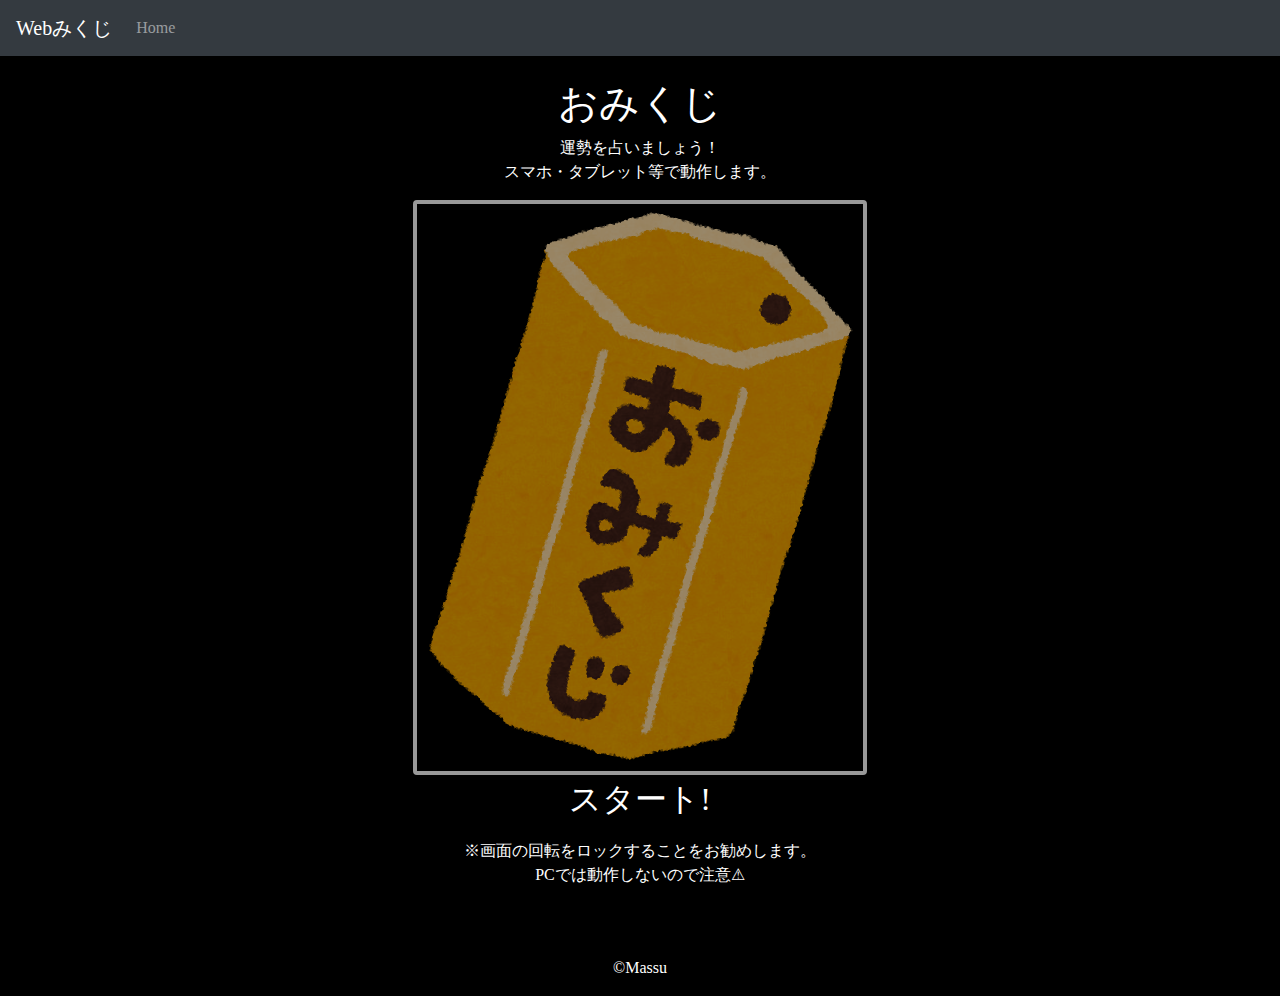
<file: index.html>
<!DOCTYPE html>
<html lang="ja">

<head>
  <meta charset="utf-8">
  <meta http-equiv="X-UA-Compatible" content="IE=edge">
  <meta name="viewport" content="width=device-width, initial-scale=1">
  <title>Webみくじ</title>

  <!-- jQuery -->
  <script src="./js/jquery-3.3.1.min.js"></script>
  <!-- jQuery Mobile -->
  <script src="./js/jquery.mobile.event.min.js"></script>
  <!-- Bootstrap js -->
  <script src="./js/bootstrap.min.js"></script>

  <!-- Bootstrap CSS読み込み-->
  <link href="./css/bootstrap.min.css" rel="stylesheet">
  <!-- Main -->
  <link href="./css/main.css" rel="stylesheet">

  <!-- Global site tag (gtag.js) - Google Analytics -->
  <script async src="https://www.googletagmanager.com/gtag/js?id=UA-131516976-1"></script>
  <script>
    window.dataLayer = window.dataLayer || [];
    function gtag() { dataLayer.push(arguments); }
    gtag('js', new Date());

    gtag('config', 'UA-131516976-1');
  </script>


</head>

<body class="noselect" oncontextmenu="return false;" onCopy="return false;">
  <nav class="navbar navbar-expand-md navbar-dark bg-dark">
    <a class="navbar-brand" href="/">Webみくじ</a>

    <button class="navbar-toggler" type="button" data-toggle="collapse" data-target="#navbarNav" ria-controls="navbarNav"
      aria-expanded="true" aria-label="Toggle navigation">
      <span class="navbar-toggler-icon"></span>
    </button>
    <div class="collapse navbar-collapse" id="navbarNav">
      <ul class="navbar-nav">
        <li class="nav-item">
          <a class="nav-link" href="/">Home</a>
        </li>
      </ul>
    </div>
  </nav>
  <div id="wrapper">
    <div id="description" class="m-4">
      <div class="container">
        <h1 class="text-center">おみくじ</h1>
        <p class="text-center">運勢を占いましょう！<br>スマホ・タブレット等で動作します。</p>
      </div>
      <a href="omikuji.html">
        <img src="./images/syougatsu2_omijikuji2.png" class="start mx-auto d-block" alt="スタートボタン">
        <p class="ontext">スタート!</p>
      </a>
      <div class="container">
        <p class="text-center">※画面の回転をロックすることをお勧めします。<br>PCでは動作しないので注意⚠</p>
      </div>
    </div>
  </div>

  <footer>
    <p class="text-center">&copy;Massu</p>
  </footer>

</body>

</html>
</file>
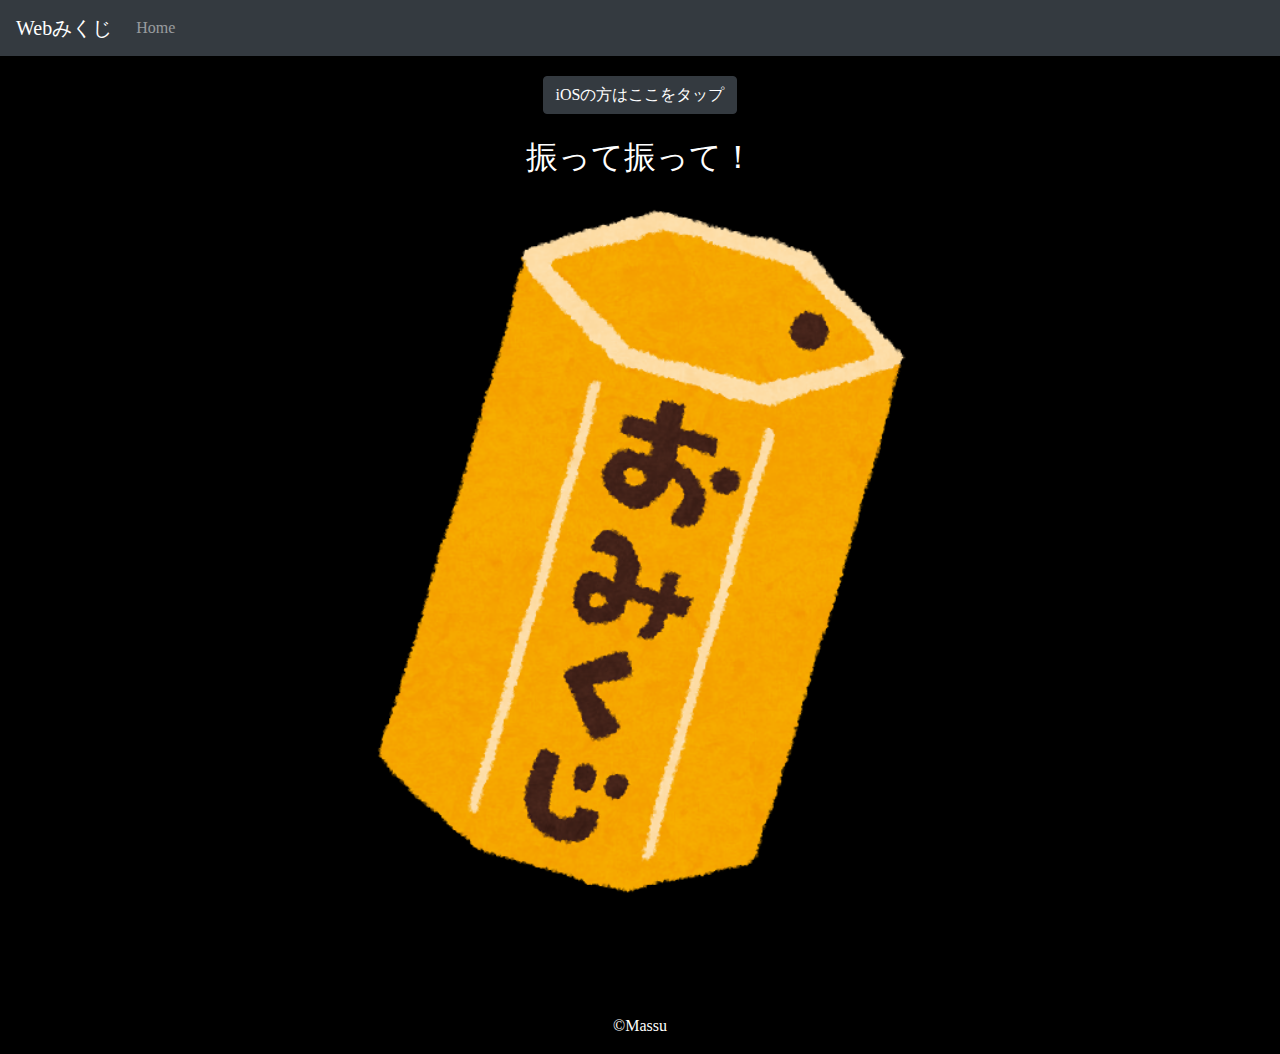
<file: omikuji.html>
<!DOCTYPE html>
<html lang="ja">

<head>
    <meta charset="utf-8">
    <meta http-equiv="X-UA-Compatible" content="IE=edge">
    <meta name="viewport" content="width=device-width, initial-scale=1">
    <title>Webみくじ</title>

    <!-- jQuery -->
    <script src="./js/jquery-3.3.1.min.js"></script>
    <!-- jQuery Mobile -->
    <script src="./js/jquery.mobile.event.min.js"></script>
    <!-- Bootstrap js -->
    <script src="./js/bootstrap.min.js"></script>

    <!-- Bootstrap CSS読み込み-->
    <link href="./css/bootstrap.min.css" rel="stylesheet">
    <!-- Main -->
    <link href="./css/main.css" rel="stylesheet">

</head>

<body class="noselect" oncontextmenu="return false;" onCopy="return false;">
    <nav class="navbar navbar-expand-md navbar-dark bg-dark">
        <a class="navbar-brand" href="/">Webみくじ</a>

        <button class="navbar-toggler" type="button" data-toggle="collapse" data-target="#navbarNav" ria-controls="navbarNav"
            aria-expanded="true" aria-label="Toggle navigation">
            <span class="navbar-toggler-icon"></span>
        </button>
        <div class="collapse navbar-collapse" id="navbarNav">
            <ul class="navbar-nav">
                <li class="nav-item">
                    <a class="nav-link" href="/">Home</a>
                </li>
            </ul>
        </div>
    </nav>
    <div id="ac-permission-bt">
        <button class="btn btn-dark" id="ac-permission" type="button">iOSの方はここをタップ</button>
    </div>
    <div id="wrapper">
        <div class="container">
            <h2 id="txt" class="text-center m-4">振って振って！</h2>

            <div id="omikuji"><img src="./images/syougatsu2_omijikuji2.png" width="50%" alt="" class="mx-auto d-block"></div>
        </div>
    </div>

    <footer>
        <p class="text-center">&copy;Massu</p>
    </footer>

    <script defer src="./js/omikuji.js"></script>

</body>

</html>
</file>
<file: css/main.css>
body {
    background-color: black;
    color: white;
    font-family: serif;
}

body, #wrapper {
    display: flex;
    flex-direction: column;
    min-height: 100vh;
}

footer {
    margin-top: auto;
}

/*選択禁止*/

.noselect {
    -webkit-touch-callout: none;
    /* iOS Safari */
    -webkit-user-select: none;
    /* Safari */
    -khtml-user-select: none;
    /* Konqueror HTML */
    -moz-user-select: none;
    /* Firefox */
    -ms-user-select: none;
    /* Internet Explorer/Edge */
    user-select: none;
    /* Non-prefixed version, currently
                                  supported by Chrome and Opera */
}

/*リンク付き画像半透明化*/

a:hover img {
    transition: .3s;
    /*透明化までの時間*/
    opacity: 1;
    /*透明度*/
    filter: alpha(opacity=60);
    /*IE用透明度*/
    -moz-opacity: 0.6;
    /*旧FireFox用*/
}

/*スタートボタン用*/

.start {
    background-color: black;
    max-width: 50%;
    height: auto;
    object-fit: cover;
    opacity: 0.6;
    position: relative;
    /*相対位置*/
    /*装飾*/
    display: inline-block;
    border: 4px solid #fff;
    border-radius: 4px;
    text-align: center;
}

/*画像上のテキスト*/

.ontext {
    position: relative;
    /* 絶対位置指定 */
    font-size: 200%;
    text-align: center;
    color: #fff;
    background: rgba(0, 0, 0, 0.3);
    /* 帯の透明度 */
}

#ac-permission-bt {
    text-align: center;
    margin-top: 20px;
}
</file>
